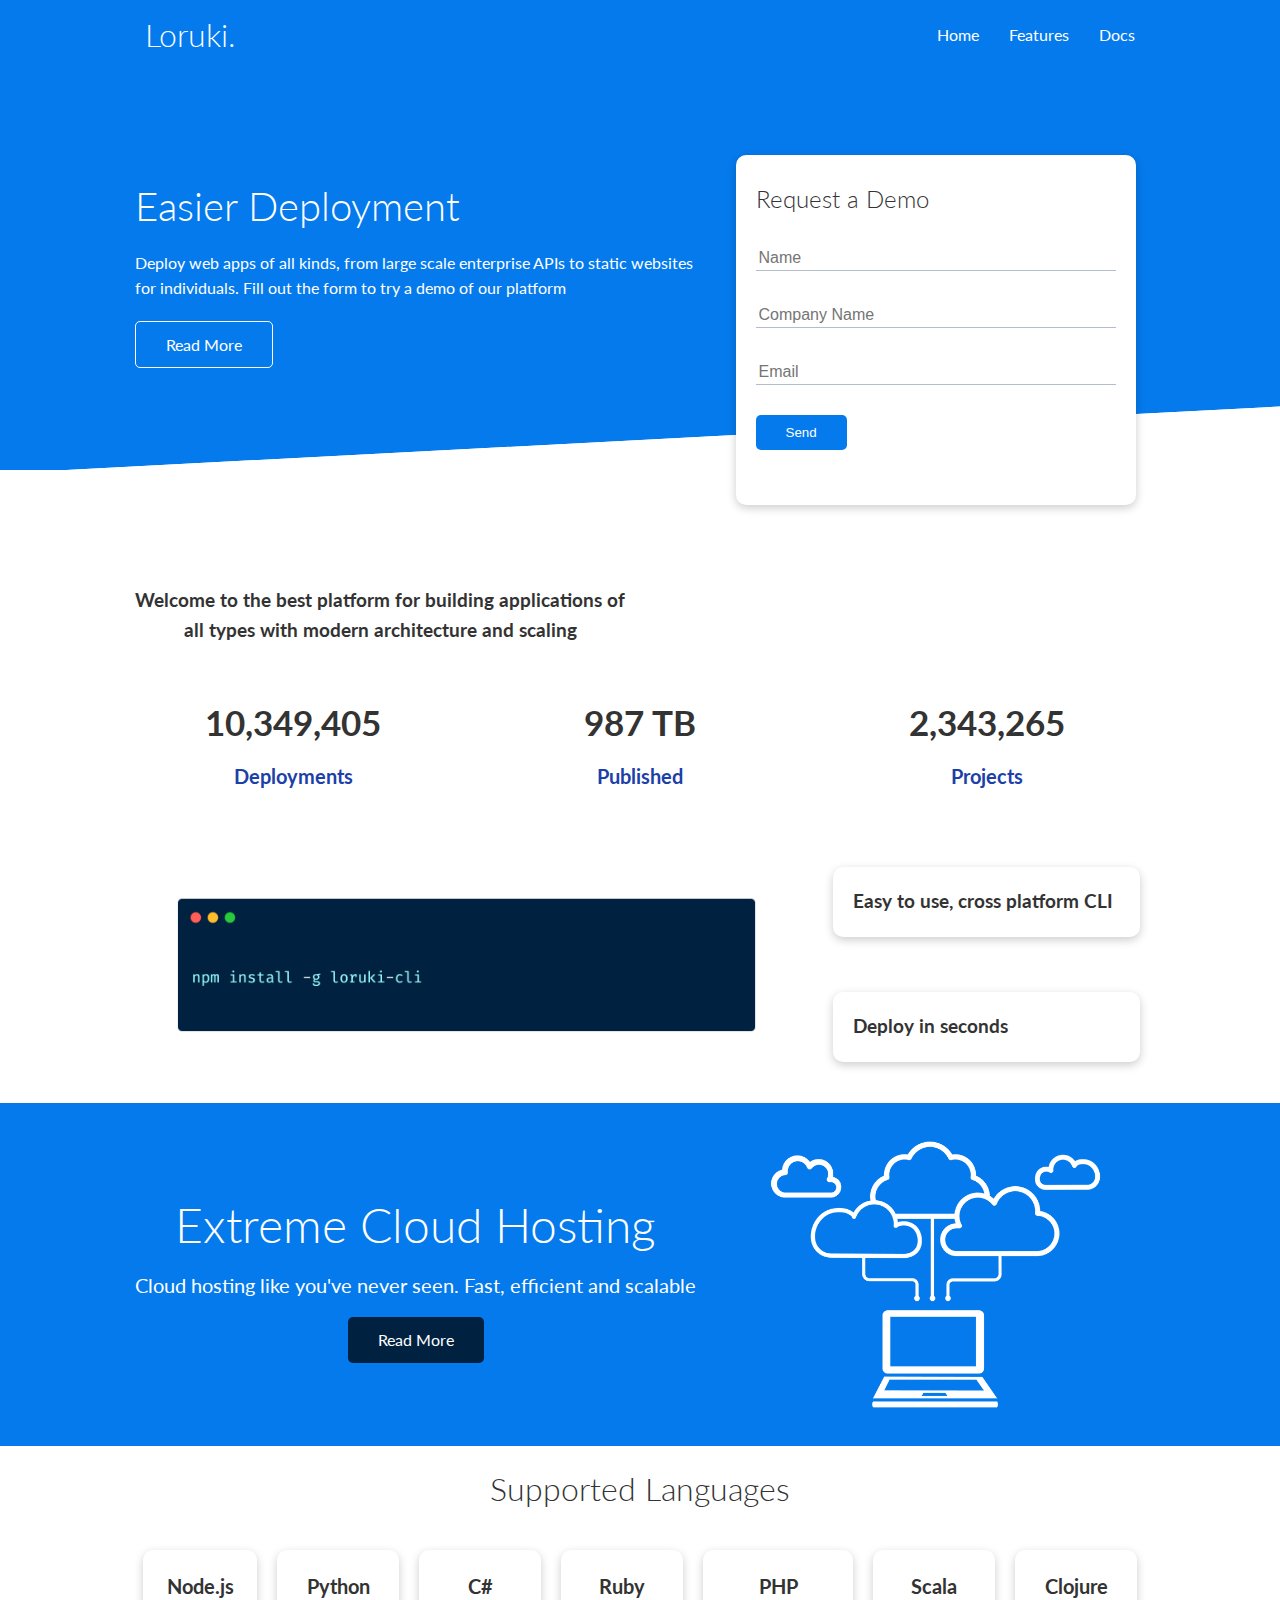
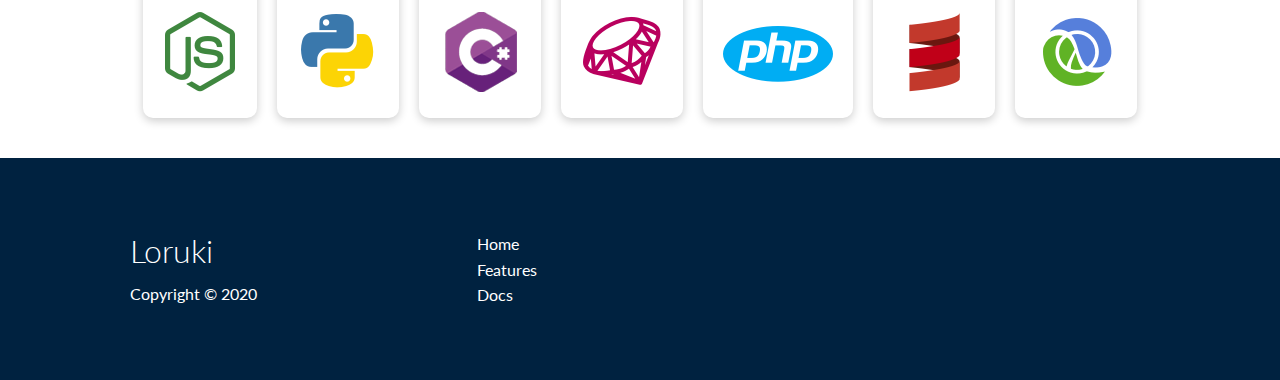
<file: index.html>
<!DOCTYPE html>
<html lang="en">

<head>
  <meta charset="UTF-8">
  <meta name="viewport" content="width=device-width, initial-scale=1.0">
  <link rel="stylesheet" href="https://cdnjs.cloudflare.com/ajax/libs/font-awesome/5.15.1/css/all.min.css"
    integrity="sha512-+4zCK9k+qNFUR5X+cKL9EIR+ZOhtIloNl9GIKS57V1MyNsYpYcUrUeQc9vNfzsWfV28IaLL3i96P9sdNyeRssA=="
    crossorigin="anonymous" />
  <link rel="stylesheet" href="styles/index.css">
  <title>Loruki | Cloud Hosting For Everyone</title>
</head>

<body>
  <!-- Header -->
  <div class="navbar">
    <div class="container flex">
      <h1 class="logo"><a href="index.html">Loruki.</a></h1>
      <nav>
        <ul>
          <li><a href="index.html">Home</a></li>
          <li><a href="features.html">Features</a></li>
          <li><a href="docs.html">Docs</a></li>
        </ul>
      </nav>
    </div>
  </div>

  <!-- Short description & Form -->
  <section class="showcase">
    <div class="container grid">
      <div class="showcase-text">
        <h1>Easier Deployment</h1>
        <p>Deploy web apps of all kinds, from large scale enterprise APIs to static websites for individuals. Fill out
          the
          form to try a demo of our platform</p>
        <a href="features.html" class="btn btn-outline">Read More</a>
      </div>

      <div class="showcase-form card">
        <h2>Request a Demo</h2>
        <!--  <form name="contact" netlify-honeypot="bot-field" method="POST" data-netlify="true">
                      <input type="hidden" name="form-name" value="contact">
                      <p class="hidden">
                          <label>Don’t fill this out if you're human: <input name="bot-field" /></label>
                        </p>
                      <div class="form-control">
                          <input type="text" name="name" placeholder="Name" required>
                      </div>
                      <div class="form-control">
                          <input type="text" name="company" placeholder="Company Name" required>
                      </div>
                      <div class="form-control">
                          <input type="email" name="email" placeholder="Email" required>
                      </div>
                      <input type="submit" value="Send" class="btn btn-primary">
                  </form> -->
        <form>
          <div class="form-control">
            <input type="text" name="name" placeholder="Name" required>
          </div>
          <div class="form-control">
            <input type="text" name="company" placeholder="Company Name" required>
          </div>
          <div class="form-control">
            <input type="email" name="email" placeholder="Email" required>
          </div>
          <input type="submit" value="Send" class="btn btn-primary">
        </form>
      </div>
    </div>
  </section>

  <!-- Stats -->
  <section class="stats">
    <div class="container">
      <h3 class="stats-heading text-center my-1">
        Welcome to the best platform for building applications of all types with modern architecture and scaling
      </h3>

      <div class="grid grid-3 text-center my-4">
        <div>
          <i class="fas fa-server fa-3x"></i>
          <h3>10,349,405</h3>
          <p class="text-secondary">Deployments</p>
        </div>
        <div>
          <i class="fas fa-upload fa-3x"></i>
          <h3>987 TB</h3>
          <p class="text-secondary">Published</p>
        </div>
        <div>
          <i class="fas fa-project-diagram fa-3x"></i>
          <h3>2,343,265</h3>
          <p class="text-secondary">Projects</p>
        </div>
      </div>
    </div>
  </section>

  <!-- Cli -->
  <section class="cli">
    <div class="container grid">
      <img src="images/cli.png" alt="">
      <div class="card">
        <h3>Easy to use, cross platform CLI</h3>
      </div>
      <div class="card">
        <h3>Deploy in seconds</h3>
      </div>
    </div>
  </section>

  <!-- Cloud -->
  <section class="cloud bg-primary my-2 py-2">
    <div class="container grid">
      <div class="text-center">
        <h2 class="lg">Extreme Cloud Hosting</h2>
        <p class="lead my-1">Cloud hosting like you've never seen. Fast, efficient and scalable</p>
        <a href="features.html" class="btn btn-dark">Read More</a>
      </div>
      <img src="images/cloud.png" alt="">
    </div>
  </section>

  <!-- Languages -->
  <section class="languages">
    <h2 class="md text-center my-2">
      Supported Languages
    </h2>
    <div class="container flex">
      <div class="card">
        <h4>Node.js</h4>
        <img src="images/logos/node.png" alt="">
      </div>
      <div class="card">
        <h4>Python</h4>
        <img src="images/logos/python.png" alt="">
      </div>
      <div class="card">
        <h4>C#</h4>
        <img src="images/logos/csharp.png" alt="">
      </div>
      <div class="card">
        <h4>Ruby</h4>
        <img src="images/logos/ruby.png" alt="">
      </div>
      <div class="card">
        <h4>PHP</h4>
        <img src="images/logos/php.png" alt="">
      </div>
      <div class="card">
        <h4>Scala</h4>
        <img src="images/logos/scala.png" alt="">
      </div>
      <div class="card">
        <h4>Clojure</h4>
        <img src="images/logos/clojure.png" alt="">
      </div>
    </div>
  </section>

  <!-- Footer -->
  <footer class="footer bg-dark py-5">
    <div class="container grid grid-3">
      <div>
        <h1>Loruki
        </h1>
        <p>Copyright &copy; 2020</p>
      </div>
      <nav>
        <ul>
          <li><a href="index.html">Home</a></li>
          <li><a href="features.html">Features</a></li>
          <li><a href="docs.html">Docs</a></li>
        </ul>
      </nav>
      <div class="social">
        <a href="#"><i class="fab fa-github fa-2x"></i></a>
        <a href="#"><i class="fab fa-facebook fa-2x"></i></a>
        <a href="#"><i class="fab fa-instagram fa-2x"></i></a>
        <a href="#"><i class="fab fa-twitter fa-2x"></i></a>
      </div>
    </div>
  </footer>
</body>

</html>
</file>
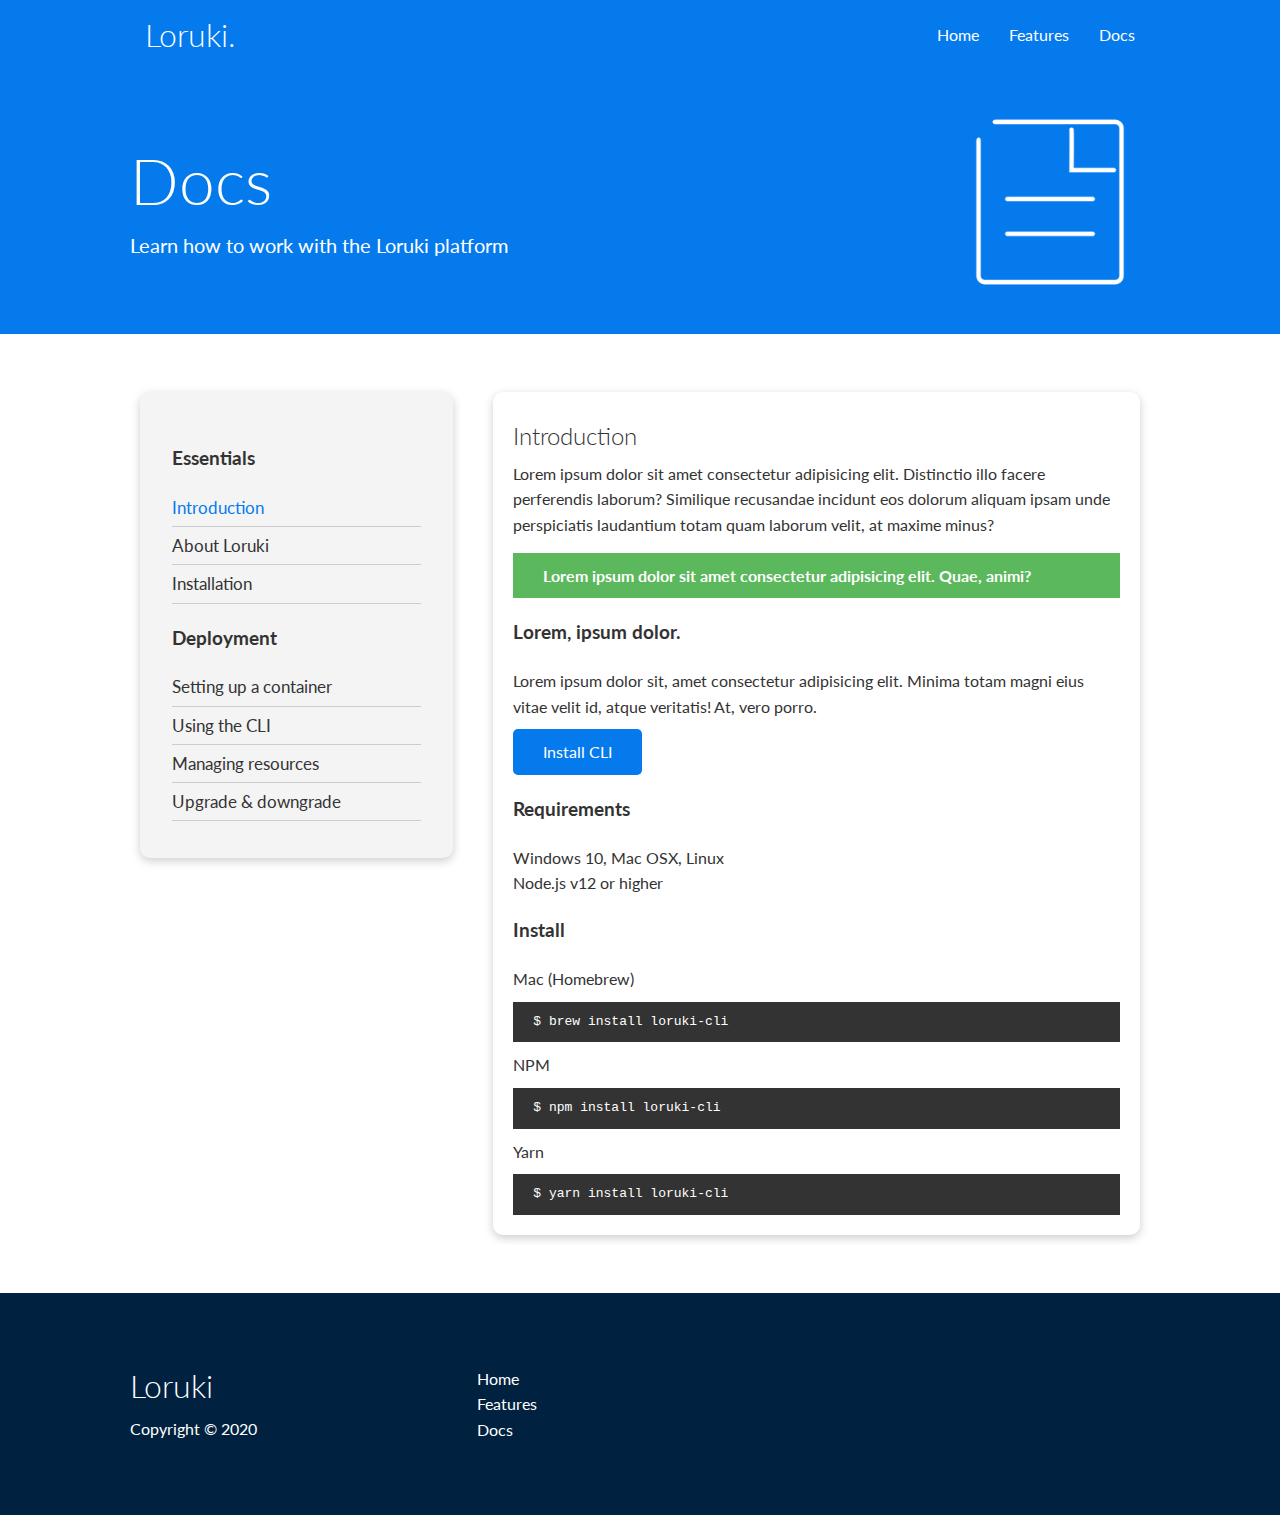
<file: docs.html>
<!DOCTYPE html>
<html lang="en">

<head>
  <meta charset="UTF-8">
  <meta name="viewport" content="width=device-width, initial-scale=1.0">
  <link rel="stylesheet" href="https://cdnjs.cloudflare.com/ajax/libs/font-awesome/5.15.1/css/all.min.css"
    integrity="sha512-+4zCK9k+qNFUR5X+cKL9EIR+ZOhtIloNl9GIKS57V1MyNsYpYcUrUeQc9vNfzsWfV28IaLL3i96P9sdNyeRssA=="
    crossorigin="anonymous" />
  <link rel="stylesheet" href="styles/index.css">
  <title>Loruki | Cloud Hosting For Everyone</title>
</head>

<body>
  <!-- Header -->
  <div class="navbar">
    <div class="container flex">
      <h1 class="logo"><a href="index.html">Loruki.</a></h1>
      <nav>
        <ul>
          <li><a href="index.html">Home</a></li>
          <li><a href="features.html">Features</a></li>
          <li><a href="docs.html">Docs</a></li>
        </ul>
      </nav>
    </div>
  </div>

  <section class="docs-head bg-primary py-3">
    <div class="container grid">
      <div>
        <h1 class="xl">Docs</h1>
        <p class="lead">
          Learn how to work with the Loruki platform
        </p>
      </div>
      <img src="images/docs.png" alt="">
    </div>
  </section>

  <!-- Docs main -->
  <section class="docs-main my-4">
    <div class="container grid">
      <div class="card bg-light p-3">
        <h3 class="my-2">Essentials</h3>
        <nav>
          <ul>
            <li><a class="text-primary" href="#">Introduction</a></li>
            <li><a href="#">About Loruki</a></li>
            <li><a href="#">Installation</a></li>
          </ul>
        </nav>

        <h3 class="my-2">Deployment</h3>
        <nav>
          <ul>
            <li><a href="#">Setting up a container</a></li>
            <li><a href="#">Using the CLI</a></li>
            <li><a href="#">Managing resources</a></li>
            <li><a href="#">Upgrade & downgrade</a></li>
          </ul>
        </nav>
      </div>
      <div class="card">
        <h2>Introduction</h2>
        <p>Lorem ipsum dolor sit amet consectetur adipisicing elit. Distinctio illo facere perferendis laborum?
          Similique recusandae incidunt eos dolorum aliquam ipsam unde perspiciatis laudantium totam quam
          laborum
          velit, at maxime minus?</p>

        <div class="alert alert-success">
          <i class="fas fa-info"></i> Lorem ipsum dolor sit amet consectetur adipisicing elit. Quae, animi?
        </div>

        <h3>Lorem, ipsum dolor.</h3>
        <p>Lorem ipsum dolor sit, amet consectetur adipisicing elit. Minima totam magni eius vitae velit id,
          atque
          veritatis! At, vero porro.</p>
        <a href="#" class="btn btn-primary">Install CLI</a>

        <h3>Requirements</h3>
        <ul>
          <li>Windows 10, Mac OSX, Linux</li>
          <li>Node.js v12 or higher</li>
        </ul>

        <h3>Install</h3>
        <p>Mac (Homebrew)</p>
        <pre><code>$ brew install loruki-cli</code></pre>
        <p>NPM</p>
        <pre><code>$ npm install loruki-cli</code></pre>
        <p>Yarn</p>
        <pre><code>$ yarn install loruki-cli</code></pre>

      </div>
    </div>
  </section>

  <!-- Footer -->
  <footer class="footer bg-dark py-5">
    <div class="container grid grid-3">
      <div>
        <h1>Loruki
        </h1>
        <p>Copyright &copy; 2020</p>
      </div>
      <nav>
        <ul>
          <li><a href="index.html">Home</a></li>
          <li><a href="features.html">Features</a></li>
          <li><a href="docs.html">Docs</a></li>
        </ul>
      </nav>
      <div class="social">
        <a href="#"><i class="fab fa-github fa-2x"></i></a>
        <a href="#"><i class="fab fa-facebook fa-2x"></i></a>
        <a href="#"><i class="fab fa-instagram fa-2x"></i></a>
        <a href="#"><i class="fab fa-twitter fa-2x"></i></a>
      </div>
    </div>
  </footer>
</body>

</html>
</file>
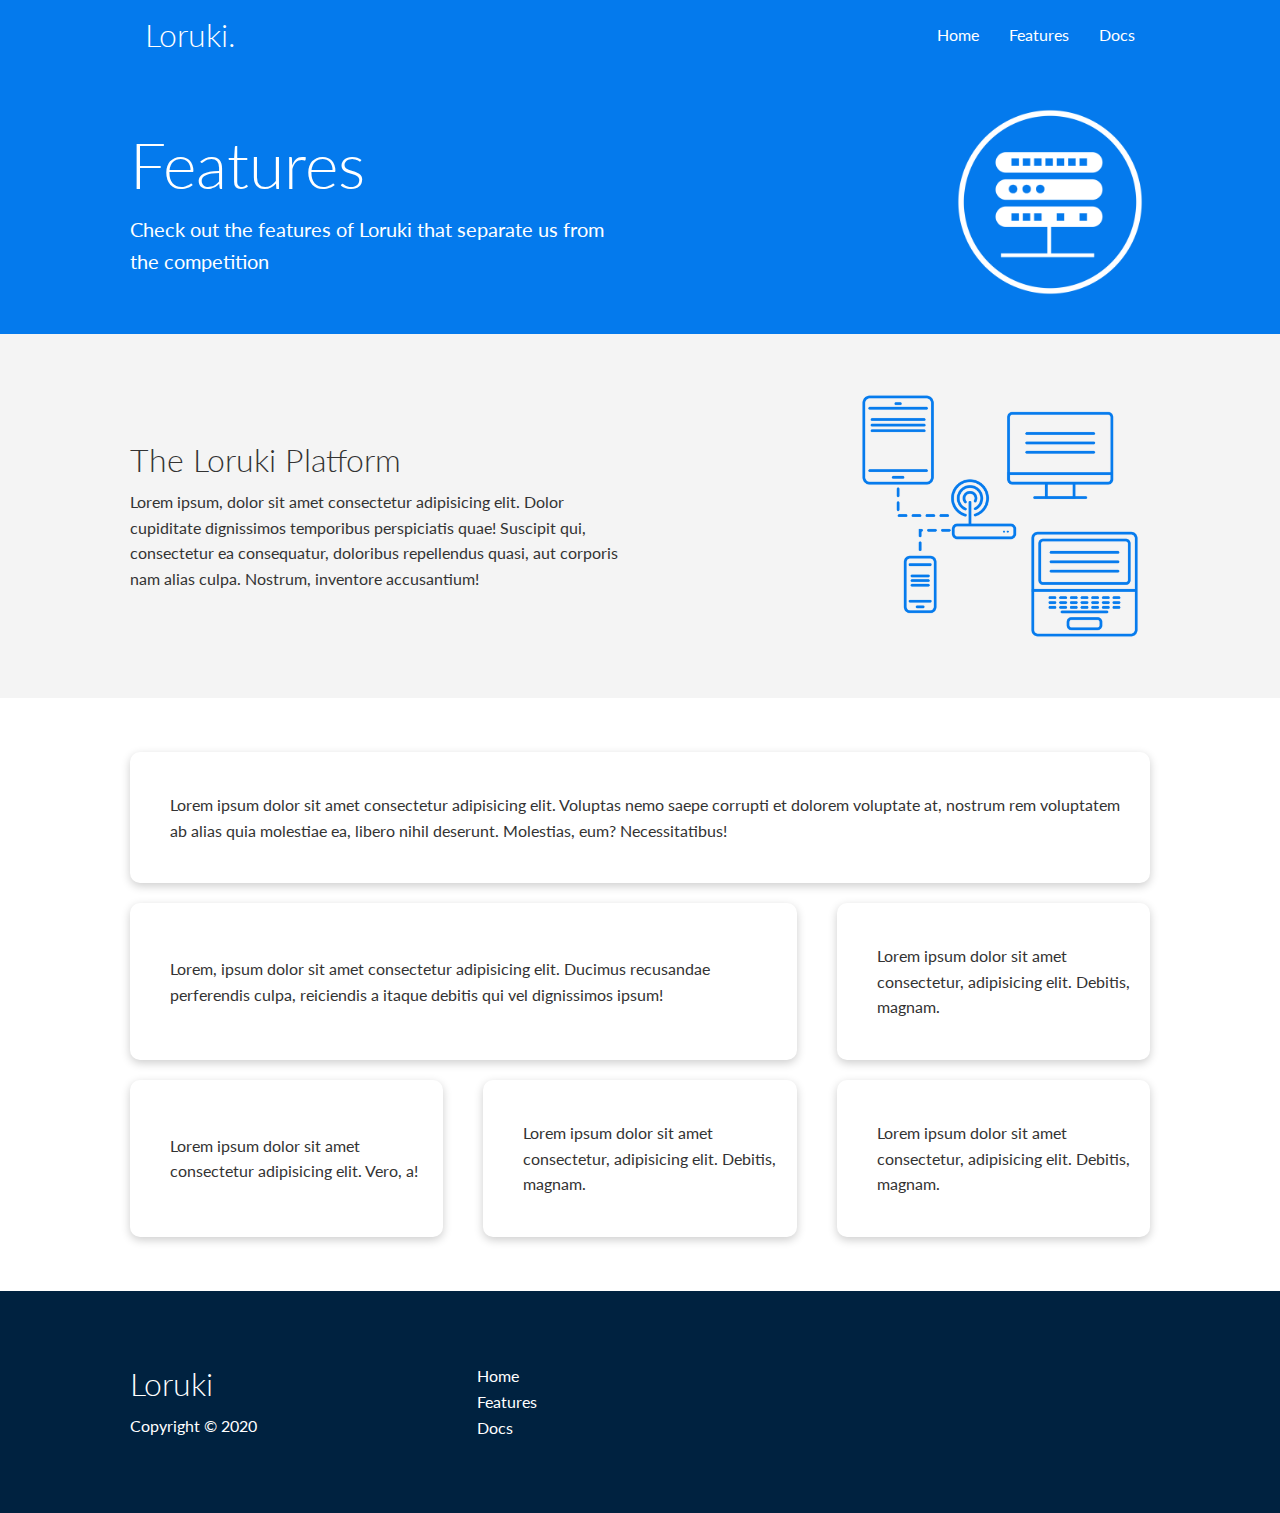
<file: features.html>
<!DOCTYPE html>
<html lang="en">

<head>
    <meta charset="UTF-8">
    <meta name="viewport" content="width=device-width, initial-scale=1.0">
    <link rel="stylesheet" href="https://cdnjs.cloudflare.com/ajax/libs/font-awesome/5.15.1/css/all.min.css"
        integrity="sha512-+4zCK9k+qNFUR5X+cKL9EIR+ZOhtIloNl9GIKS57V1MyNsYpYcUrUeQc9vNfzsWfV28IaLL3i96P9sdNyeRssA=="
        crossorigin="anonymous" />
    <link rel="stylesheet" href="styles/index.css">
    <title>Loruki | Cloud Hosting For Everyone</title>
</head>

<body>
    <!-- Header -->
    <div class="navbar">
        <div class="container flex">
            <h1 class="logo"><a href="index.html">Loruki.</a></h1>
            <nav>
                <ul>
                    <li><a href="index.html">Home</a></li>
                    <li><a href="features.html">Features</a></li>
                    <li><a href="docs.html">Docs</a></li>
                </ul>
            </nav>
        </div>
    </div>

    <!-- Head -->
    <section class="features-head bg-primary py-3">
        <div class="container grid">
            <div>
                <h1 class="xl">Features</h1>
                <p class="lead">
                    Check out the features of Loruki that separate us from the
                    competition
                </p>
            </div>
            <img src="images/server.png" alt="">
        </div>
    </section>

    <!-- Sub head -->
    <section class="features-sub-head bg-light py-3">
        <div class="container grid">
            <div>
                <h1 class="md">The Loruki Platform</h1>
                <p>
                    Lorem ipsum, dolor sit amet consectetur adipisicing elit. Dolor cupiditate dignissimos temporibus
                    perspiciatis quae! Suscipit qui, consectetur ea consequatur, doloribus repellendus quasi, aut
                    corporis
                    nam alias culpa. Nostrum, inventore accusantium!
                </p>
            </div>
            <img src="images/server2.png" alt="">
        </div>
    </section>

    <section class="features-main my-2">
        <div class="container grid grid-3">
            <div class="card flex">
                <i class="fas fa-server fa-3x"></i>
                <p>Lorem ipsum dolor sit amet consectetur adipisicing elit. Voluptas nemo saepe corrupti et dolorem
                    voluptate at, nostrum rem voluptatem ab alias quia molestiae ea, libero nihil deserunt. Molestias,
                    eum?
                    Necessitatibus!</p>
            </div>
            <div class="card flex">
                <i class="fas fa-network-wired fa-3x"></i>
                <p>
                    Lorem, ipsum dolor sit amet consectetur adipisicing elit. Ducimus
                    recusandae perferendis culpa, reiciendis a itaque debitis qui vel
                    dignissimos ipsum!
                </p>
            </div>
            <div class="card flex">
                <i class="fas fa-laptop-code fa-3x"></i>
                <p>
                    Lorem ipsum dolor sit amet consectetur, adipisicing elit. Debitis,
                    magnam.
                </p>
            </div>
            <div class="card flex">
                <i class="fas fa-database fa-3x"></i>
                <p>
                    Lorem ipsum dolor sit amet consectetur adipisicing elit. Vero, a!
                </p>
            </div>
            <div class="card flex">
                <i class="fas fa-power-off fa-3x"></i>
                <p>
                    Lorem ipsum dolor sit amet consectetur, adipisicing elit. Debitis,
                    magnam.
                </p>
            </div>
            <div class="card flex">
                <i class="fas fa-upload fa-3x"></i>
                <p>
                    Lorem ipsum dolor sit amet consectetur, adipisicing elit. Debitis,
                    magnam.
                </p>
            </div>
        </div>
    </section>

    <!-- Footer -->
    <footer class="footer bg-dark py-5">
        <div class="container grid grid-3">
            <div>
                <h1>Loruki
                </h1>
                <p>Copyright &copy; 2020</p>
            </div>
            <nav>
                <ul>
                    <li><a href="index.html">Home</a></li>
                    <li><a href="features.html">Features</a></li>
                    <li><a href="docs.html">Docs</a></li>
                </ul>
            </nav>
            <div class="social">
                <a href="#"><i class="fab fa-github fa-2x"></i></a>
                <a href="#"><i class="fab fa-facebook fa-2x"></i></a>
                <a href="#"><i class="fab fa-instagram fa-2x"></i></a>
                <a href="#"><i class="fab fa-twitter fa-2x"></i></a>
            </div>
        </div>
    </footer>
</body>

</html>
</file>
<file: styles/index.css>
@import url("./style.css");
@import url("./utilities.css");
</file>
